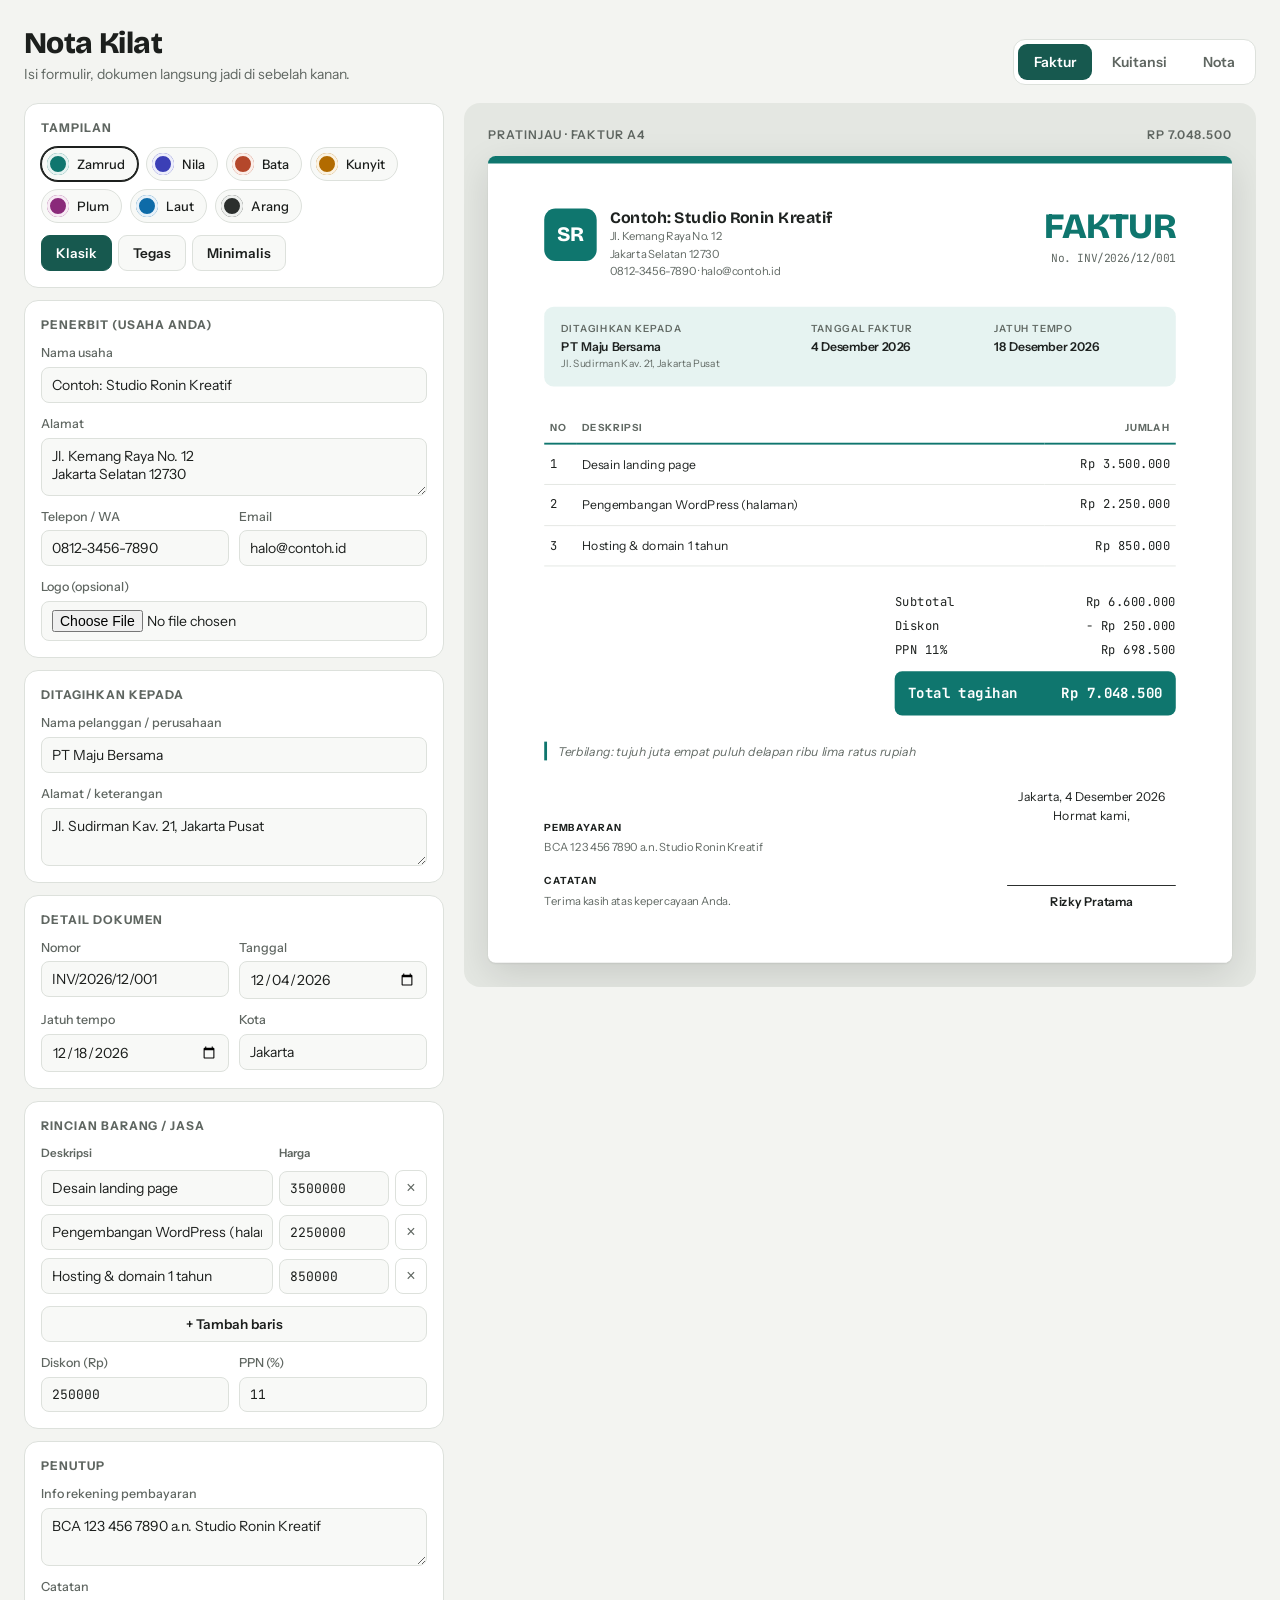
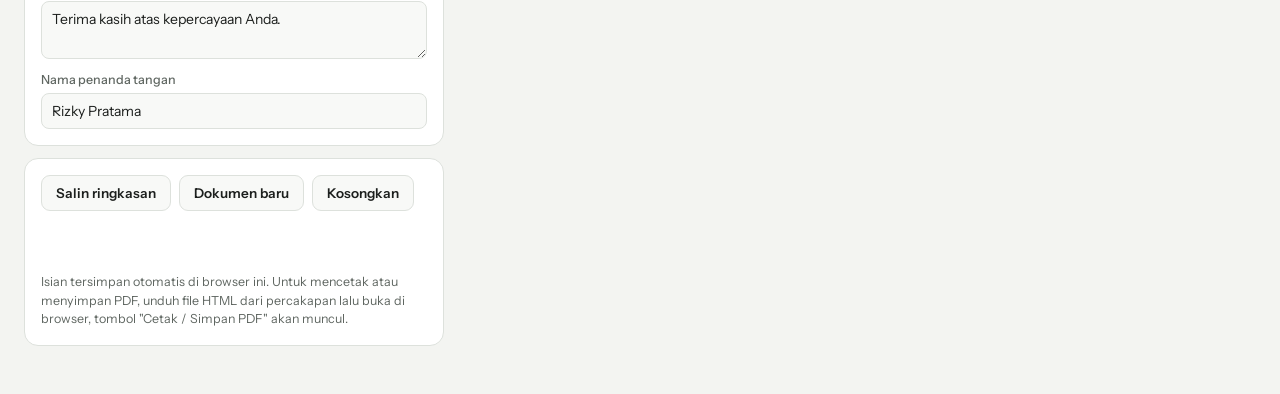
<file: nota-kilat.html>
<!DOCTYPE html>
<html lang="id">
<head>
  <meta charset="UTF-8">
  <meta name="viewport" content="width=device-width, initial-scale=1.0">
  <title>Nota Kilat</title>
  <link rel="preconnect" href="https://fonts.googleapis.com">
  <link rel="stylesheet" href="https://fonts.googleapis.com/css2?family=Bricolage+Grotesque:opsz,wght@12..96,500;12..96,700;12..96,800&family=Instrument+Sans:wght@400;500;600&family=JetBrains+Mono:wght@400;600&display=swap">
  <link rel="stylesheet" href="style.css">
</head>
<body>

<div class="wrap">
  <header class="top">
    <div class="brand">
      <h1>Nota Kilat</h1>
      <p>Isi formulir, dokumen langsung jadi di sebelah kanan.</p>
    </div>
    <div class="types" role="group" aria-label="Jenis dokumen">
      <button type="button" data-type="faktur" aria-pressed="true">Faktur</button>
      <button type="button" data-type="kuitansi" aria-pressed="false">Kuitansi</button>
      <button type="button" data-type="nota" aria-pressed="false">Nota</button>
    </div>
  </header>

  <div class="grid">
    <form class="form" id="f" autocomplete="off">
      <section class="card">
        <h2>Tampilan</h2>
        <div class="swatches" id="swatches"></div>
        <div class="styles" role="group" aria-label="Gaya dokumen" id="styles">
          <button type="button" class="btn" data-style="classic">Klasik</button>
          <button type="button" class="btn" data-style="bold">Tegas</button>
          <button type="button" class="btn" data-style="minimal">Minimalis</button>
        </div>
      </section>

      <section class="card">
        <h2>Penerbit (usaha Anda)</h2>
        <label>Nama usaha<input id="sName"></label>
        <label>Alamat<textarea id="sAddr" rows="2"></textarea></label>
        <div class="row">
          <label>Telepon / WA<input id="sPhone"></label>
          <label>Email<input id="sEmail" type="email"></label>
        </div>
        <label>Logo (opsional)<input id="sLogo" type="file" accept="image/*"></label>
      </section>

      <section class="card">
        <h2 id="buyerTitle">Ditagihkan kepada</h2>
        <label><span id="bNameLbl">Nama pelanggan</span><input id="bName"></label>
        <label data-for="faktur nota">Alamat / keterangan<textarea id="bAddr" rows="2"></textarea></label>
      </section>

      <section class="card">
        <h2>Detail dokumen</h2>
        <div class="row">
          <label>Nomor<input id="no"></label>
          <label>Tanggal<input id="date" type="date"></label>
        </div>
        <div class="row" data-for="faktur">
          <label>Jatuh tempo<input id="due" type="date"></label>
          <label>Kota<input id="city"></label>
        </div>
        <label data-for="kuitansi nota">Kota<input id="city2"></label>
      </section>

      <section class="card" data-for="faktur nota">
        <h2>Rincian barang / jasa</h2>
        <div class="items" id="items"></div>
        <button type="button" class="btn" id="addItem">+ Tambah baris</button>
        <div class="row">
          <label>Diskon (Rp)<input id="disc" type="number" min="0" step="1000"></label>
          <label data-for="faktur">PPN (%)<input id="tax" type="number" min="0" max="100" step="0.5"></label>
        </div>
      </section>

      <section class="card" data-for="kuitansi">
        <h2>Pembayaran</h2>
        <label>Jumlah uang (Rp)<input id="amount" type="number" min="0" step="1000"></label>
        <label>Untuk pembayaran<textarea id="purpose" rows="2"></textarea></label>
        <label>Metode<select id="method"><option>Tunai</option><option>Transfer bank</option><option>QRIS</option><option>Cek / Giro</option></select></label>
      </section>

      <section class="card">
        <h2>Penutup</h2>
        <label data-for="faktur">Info rekening pembayaran<textarea id="bank" rows="2"></textarea></label>
        <label>Catatan<textarea id="notes" rows="2"></textarea></label>
        <label>Nama penanda tangan<input id="signer"></label>
      </section>

      <section class="card">
        <div class="actions">
          <button type="button" class="btn primary" id="printBtn" hidden>Cetak / Simpan PDF</button>
          <button type="button" class="btn" id="copyBtn">Salin ringkasan</button>
          <button type="button" class="btn" id="nextBtn">Dokumen baru</button>
          <button type="button" class="btn" id="resetBtn">Kosongkan</button>
        </div>
        <p class="toast" id="toast" aria-live="polite"></p>
        <p class="hint" id="printHint">Isian tersimpan otomatis di browser ini. Untuk mencetak atau menyimpan PDF, unduh file HTML dari percakapan lalu buka di browser, tombol "Cetak / Simpan PDF" akan muncul.</p>
      </section>
    </form>

    <section class="desk" aria-label="Pratinjau dokumen">
      <div class="desk-bar"><span id="paperLabel">Pratinjau · A4</span><span class="num" id="totalLabel"></span></div>
      <div id="stageWrap"><div class="stage" id="stage"></div></div>
    </section>
  </div>
</div>

<script src="script.js"></script>
</body>
</html>
</file>
<file: style.css>
/* Layout: workbench — form column on the left, live paper preview on a desk surface on the right; stacks on phone */
:root{
  --bg:#F3F4F1; --panel:#FFFFFF; --fg:#1C1F1D; --muted:#5F6661; --line:#DDE1DC;
  --field:#F8F9F7; --ui:#17594F; --ui-ink:#FFFFFF; --desk:#E4E7E2;
  --font-display:"Bricolage Grotesque", "Segoe UI", system-ui, sans-serif;
  --font-body:"Instrument Sans", "Segoe UI", system-ui, sans-serif;
  --font-mono:"JetBrains Mono", ui-monospace, Menlo, Consolas, monospace;
  /* paper stays white in both themes: it is the printed document */
  --paper:#FFFFFF; --ink:#1E2220; --ink-soft:#626A65; --rule:#E3E6E2;
  --accent:#0F766E; --tint:#E6F3F1;
}
@media (prefers-color-scheme: dark){:root:not([data-theme="light"]){
  --bg:#141716; --panel:#1C201E; --fg:#E8ECE9; --muted:#9AA39D; --line:#2E3431;
  --field:#232826; --ui:#4FB7A6; --ui-ink:#0D1513; --desk:#0E1110; color-scheme:dark}}
:root[data-theme="dark"]{
  --bg:#141716; --panel:#1C201E; --fg:#E8ECE9; --muted:#9AA39D; --line:#2E3431;
  --field:#232826; --ui:#4FB7A6; --ui-ink:#0D1513; --desk:#0E1110; color-scheme:dark}

*{box-sizing:border-box}
[hidden]{display:none!important}
body{background:var(--bg);color:var(--fg);font-family:var(--font-body);font-size:14px;line-height:1.5}
.wrap{max-width:1360px;margin:0 auto;padding-block:20px 40px;padding-left:max(16px,env(safe-area-inset-left,0px));padding-right:max(16px,env(safe-area-inset-right,0px))}
header.top{display:flex;flex-wrap:wrap;align-items:flex-end;justify-content:space-between;gap:16px;margin-bottom:18px}
.brand h1{font-family:var(--font-display);font-weight:800;font-size:30px;letter-spacing:-.02em;margin:0;line-height:1}
.brand p{margin:6px 0 0;color:var(--muted)}
.types{display:flex;gap:4px;background:var(--panel);border:1px solid var(--line);border-radius:12px;padding:4px}
.types button{border:0;background:transparent;color:var(--muted);font:600 14px var(--font-body);padding:9px 16px;border-radius:9px;cursor:pointer}
.types button[aria-pressed="true"]{background:var(--ui);color:var(--ui-ink)}
.types button:focus-visible,.btn:focus-visible,.sw:focus-visible{outline:2px solid var(--ui);outline-offset:2px}

.grid{display:grid;grid-template-columns:minmax(0,420px) minmax(0,1fr);gap:20px;align-items:start}
@media (max-width:900px){.grid{grid-template-columns:minmax(0,1fr)}}

.form{display:flex;flex-direction:column;gap:12px;min-width:0}
.card{background:var(--panel);border:1px solid var(--line);border-radius:14px;padding:16px;display:flex;flex-direction:column;gap:12px}
.card h2{margin:0;font:700 12px var(--font-body);text-transform:uppercase;letter-spacing:.08em;color:var(--muted)}
.row{display:grid;grid-template-columns:1fr 1fr;gap:10px}
.row > *{min-width:0}
@media (max-width:420px){.row{grid-template-columns:1fr}}
label{display:flex;flex-direction:column;gap:4px;font-size:12.5px;font-weight:500;color:var(--muted)}
input,textarea,select{font:14px var(--font-body);color:var(--fg);background:var(--field);border:1px solid var(--line);border-radius:8px;padding:8px 10px;width:100%;min-width:0}
textarea{resize:vertical;min-height:58px}
input:focus,textarea:focus,select:focus{outline:2px solid var(--ui);outline-offset:-1px;border-color:transparent}
input[type="number"]{font-family:var(--font-mono);font-size:13px}

.swatches{display:flex;flex-wrap:wrap;gap:8px}
.sw{display:flex;align-items:center;gap:8px;border:1px solid var(--line);background:var(--field);color:var(--fg);border-radius:999px;padding:5px 12px 5px 5px;cursor:pointer;font:500 13px var(--font-body)}
.sw i{width:22px;height:22px;border-radius:50%;display:block;box-shadow:inset 0 0 0 3px var(--sw-tint)}
.sw[aria-pressed="true"]{border-color:var(--fg);box-shadow:0 0 0 1px var(--fg)}
.styles{display:flex;gap:6px;flex-wrap:wrap}

.items{display:flex;flex-direction:column;gap:8px}
.item{display:grid;grid-template-columns:minmax(0,1fr) 110px 32px;gap:6px;align-items:center}
.item-head{font-size:11.5px;color:var(--muted);font-weight:600}
.x{border:1px solid var(--line);background:transparent;color:var(--muted);border-radius:8px;height:36px;cursor:pointer;font-size:16px}
.x:hover{color:#C0392B;border-color:#C0392B}
.btn{border:1px solid var(--line);background:var(--field);color:var(--fg);font:600 13.5px var(--font-body);padding:9px 14px;border-radius:9px;cursor:pointer}
.btn.primary{background:var(--ui);color:var(--ui-ink);border-color:var(--ui)}
.btn:hover{filter:brightness(.97)}
.actions{display:flex;flex-wrap:wrap;gap:8px}
.hint{font-size:12.5px;color:var(--muted);margin:0}
.toast{font-size:12.5px;color:var(--ui);font-weight:600;min-height:1em}

.desk{background:var(--desk);border-radius:16px;padding:24px;position:sticky;top:env(safe-area-inset-top,0px);min-width:0;overflow:hidden}
@media (max-width:900px){.desk{position:static;padding:14px}}
.desk-bar{display:flex;justify-content:space-between;align-items:center;gap:10px;margin-bottom:14px;flex-wrap:wrap}
.desk-bar span{font:600 12px var(--font-body);text-transform:uppercase;letter-spacing:.08em;color:var(--muted)}
.stage{margin:0 auto;transform-origin:top left}

/* ---------- PAPER ---------- */
.paper{background:var(--paper);color:var(--ink);width:794px;min-height:1123px;padding:56px 60px;box-shadow:0 1px 2px rgba(0,0,0,.08),0 12px 40px rgba(0,0,0,.12);font-family:var(--font-body);font-size:13px;line-height:1.55;position:relative;display:flex;flex-direction:column;gap:28px;overflow:hidden;border-radius:8px}
.paper.size-auto{min-height:0!important}
.paper.size-full{min-height:1123px!important}

.paper.kuitansi{
  width:680px;min-height:0!important;padding:26px 30px;gap:16px;
  border:1.5px solid var(--rule);border-radius:10px;overflow:hidden;
}
.paper.kuitansi .doc-title h3{font-size:28px}
.paper.kuitansi .kw-body > div{padding:10px 0}
.paper.kuitansi .kw-amt{font-size:20px;padding:10px 18px}
.paper.kuitansi .sign .line{margin-top:48px}

.paper.nota{
  width:320px;min-height:0!important;padding:20px 18px;gap:14px;font-size:12px;
  border:1px dashed var(--rule);border-radius:6px;overflow:hidden;
}
.num{font-family:var(--font-mono);font-variant-numeric:tabular-nums}
.p-head{display:flex;justify-content:space-between;gap:24px;align-items:flex-start}
.seller{display:flex;gap:14px;align-items:flex-start;min-width:0}
.logo{width:56px;height:56px;border-radius:12px;object-fit:contain;flex:none}
.mono-logo{width:56px;height:56px;border-radius:12px;background:var(--accent);color:#fff;display:grid;place-items:center;font:800 22px var(--font-display);flex:none}
.seller b{font:700 17px var(--font-display);display:block;color:var(--ink)}
.seller small{color:var(--ink-soft);display:block;white-space:pre-line;font-size:12px}
.doc-title{text-align:right}
.doc-title h3{margin:0;font:800 38px/1 var(--font-display);letter-spacing:-.02em;color:var(--accent);text-transform:uppercase}
.doc-title .no{margin-top:6px;color:var(--ink-soft);font-size:12px}
.meta{display:grid;grid-template-columns:1.4fr 1fr 1fr;gap:20px;padding:16px 18px;background:var(--tint);border-radius:10px}
.meta .k{font-size:10.5px;text-transform:uppercase;letter-spacing:.09em;color:var(--ink-soft);font-weight:600}
.meta .v{font-weight:600;white-space:pre-line}
.meta .v small{display:block;font-weight:400;color:var(--ink-soft)}
table.lines{width:100%;border-collapse:collapse}
table.lines th{font-size:10.5px;text-transform:uppercase;letter-spacing:.09em;color:var(--ink-soft);text-align:left;padding:8px 6px;border-bottom:2px solid var(--accent)}
table.lines td{padding:11px 6px;border-bottom:1px solid var(--rule);vertical-align:top}
table.lines .r{text-align:right}
table.lines .c{text-align:center}
.totals{margin-left:auto;width:300px;display:flex;flex-direction:column;gap:6px}
.totals div{display:flex;justify-content:space-between;gap:12px}
.totals .grand{margin-top:6px;padding:12px 14px;background:var(--accent);color:#fff;border-radius:8px;font-weight:700;font-size:15px}
.words{font-style:italic;color:var(--ink-soft);border-left:3px solid var(--accent);padding-left:12px}
.foot{display:flex;justify-content:space-between;gap:24px;margin-top:auto;align-items:flex-end}
.foot .notes{max-width:400px;white-space:pre-line;color:var(--ink-soft);font-size:12px}
.foot .notes b{color:var(--ink);display:block;font-size:10.5px;text-transform:uppercase;letter-spacing:.09em;margin-bottom:4px}
.sign{text-align:center;min-width:180px}
.sign .line{margin-top:64px;border-top:1px solid var(--ink);padding-top:6px;font-weight:600}
.band{position:absolute;left:0;top:0;right:0;height:8px;background:var(--accent)}

/* style variants */
.paper.s-bold .p-head{background:var(--accent);color:#fff}
.paper:not(.kuitansi):not(.nota).s-bold .p-head{margin:-56px -60px 0;padding:40px 60px 28px}
.paper.kuitansi.s-bold .p-head{margin:-26px -30px 0;padding:22px 30px 18px}
.paper.nota.s-bold .p-head{margin:-20px -18px 0;padding:18px 18px 14px}
.paper.s-bold .p-head .seller b,.paper.s-bold .doc-title h3{color:#fff}
.paper.s-bold .p-head small,.paper.s-bold .doc-title .no{color:rgba(255,255,255,.88)}
.paper.s-bold .mono-logo{background:#fff;color:var(--accent)}
.paper.s-bold .band{display:none}
.paper.s-minimal .band{display:none}
.paper.s-minimal .meta{background:transparent;border-top:1px solid var(--rule);border-bottom:1px solid var(--rule);border-radius:0;padding-inline:0}
.paper.s-minimal .doc-title h3{color:var(--ink)}
.paper.s-minimal .totals .grand{background:transparent;color:var(--accent);border-top:2px solid var(--accent);border-radius:0;padding-inline:0}

/* kuitansi */
.kw-body{display:grid;grid-template-columns:170px 1fr;gap:0;border-top:1px solid var(--rule)}
.kw-body > div{padding:14px 0;border-bottom:1px solid var(--rule)}
.kw-body .k{color:var(--ink-soft);font-weight:500}
.kw-body .v{font-weight:600}
.kw-body .v.say{font-style:italic;background:var(--tint);padding:10px 14px;border-radius:8px;font-weight:600;text-transform:capitalize}
.kw-amt{display:inline-flex;align-items:baseline;gap:8px;padding:14px 22px;border:2px solid var(--accent);border-radius:10px;color:var(--accent);font:700 24px var(--font-mono)}
.kw-amt span{font:600 12px var(--font-body);color:var(--ink-soft)}
.stamp{width:78px;height:46px;border:1px dashed var(--ink-soft);display:grid;place-items:center;font-size:9.5px;color:var(--ink-soft);margin:14px auto -40px;text-transform:uppercase;letter-spacing:.06em}

/* nota */
.paper.nota .p-head{flex-direction:column;align-items:center;text-align:center;gap:8px}
.paper.nota .seller{flex-direction:column;align-items:center}
.paper.nota .doc-title{text-align:center}
.paper.nota .doc-title h3{font-size:24px}
.nota-meta{display:flex;justify-content:space-between;gap:10px;font-size:11.5px;color:var(--ink-soft);border-top:1px dashed var(--rule);border-bottom:1px dashed var(--rule);padding:8px 0}
.nota-line{display:flex;flex-direction:column;padding:6px 0;border-bottom:1px dotted var(--rule)}
.nota-line .d{font-weight:600}
.nota-line .q{display:flex;justify-content:space-between;color:var(--ink-soft)}
.paper.nota .totals{width:100%}
.paper.nota .foot{flex-direction:column;align-items:center;text-align:center}
.paper.nota .sign .line{margin-top:46px}

/* ---------- MOBILE ---------- */
/* Mobile tab switcher (form/preview toggle) */
.mobile-tabs{display:none;gap:4px;background:var(--panel);border:1px solid var(--line);border-radius:12px;padding:4px;margin-bottom:12px}
.mobile-tabs button{flex:1;border:0;background:transparent;color:var(--muted);font:600 14px var(--font-body);padding:10px 12px;border-radius:9px;cursor:pointer}
.mobile-tabs button.active{background:var(--ui);color:var(--ui-ink)}

@media (max-width:900px){
  .mobile-tabs{display:flex}
  .grid{grid-template-columns:1fr}
  .grid .form,.grid .desk{display:none}
  .grid .form.mobile-visible,.grid .desk.mobile-visible{display:flex}
  .grid .desk.mobile-visible{display:block}
  .desk{border-radius:12px;padding:12px}
}

@media (max-width:600px){
  body{font-size:13px}
  .wrap{padding-block:12px 24px}
  .brand h1{font-size:22px}
  .brand p{font-size:12.5px}
  header.top{gap:10px;margin-bottom:12px}
  .types button{padding:8px 12px;font-size:13px}
  .card{padding:14px;gap:10px;border-radius:12px}
  .card h2{font-size:11px}
  input,textarea,select{font-size:13px;padding:8px}
  .btn{padding:8px 12px;font-size:13px}
  .swatches{gap:6px}
  .sw{padding:4px 10px 4px 4px;font-size:12px;gap:6px}
  .sw i{width:18px;height:18px}
  .item{grid-template-columns:minmax(0,1fr) 90px 30px;gap:4px}
  .actions{gap:6px}
  .actions .btn{flex:1;text-align:center}
  .desk-bar span{font-size:11px}

  /* Paper scale adjustments for mobile preview */
  .paper{font-size:11px;padding:32px 28px;gap:20px}
  .paper .p-head{gap:12px}
  .paper .seller b{font-size:14px}
  .paper .doc-title h3{font-size:28px}
  .paper .meta{grid-template-columns:1fr;gap:10px;padding:12px 14px}
  .paper .totals{width:100%}
  .paper .foot{flex-direction:column;gap:16px;align-items:stretch}
  .paper .sign{margin-top:10px}
  .paper:not(.kuitansi):not(.nota).s-bold .p-head{margin:-32px -28px 0;padding:28px 28px 22px}
  .paper.kuitansi.s-bold .p-head{margin:-26px -30px 0;padding:20px 24px 16px}
  .paper.nota.s-bold .p-head{margin:-20px -18px 0;padding:16px 16px 12px}

  .kw-body{grid-template-columns:1fr;gap:0}
  .kw-amt{font-size:18px;padding:10px 16px}
}

@media (max-width:380px){
  .types{flex-wrap:wrap}
  .types button{flex:1;text-align:center;padding:8px 8px;font-size:12px}
  .row{grid-template-columns:1fr}
  .mobile-tabs button{font-size:13px;padding:9px 8px}
}

.btn.btn-sm{padding:6px 12px;font-size:12.5px;border-radius:7px}

/* ---------- REKAP & RIWAYAT ---------- */
.history-card{margin-top:24px}
.history-head{display:flex;justify-content:space-between;align-items:center;flex-wrap:wrap;gap:12px;border-bottom:1px solid var(--line);padding-bottom:12px}
.history-actions{display:flex;gap:8px;flex-wrap:wrap}

.sheets-box{background:var(--field);border:1px solid var(--line);border-radius:10px;padding:12px 14px;margin-top:12px;display:flex;flex-direction:column;gap:10px}
.sheets-top{display:flex;justify-content:space-between;align-items:center;flex-wrap:wrap;gap:8px}
.sheets-input-row{display:flex;gap:8px;align-items:center;flex-wrap:wrap}
.sheets-input-row input{flex:1;min-width:240px}
.sheets-help{background:var(--panel);border:1px solid var(--line);border-radius:8px;padding:12px 16px;font-size:12.5px;color:var(--fg)}

.stats-row{display:grid;grid-template-columns:repeat(auto-fit,minmax(140px,1fr));gap:10px;margin-top:4px}
.stat-box{background:var(--field);border:1px solid var(--line);border-radius:10px;padding:12px 14px;display:flex;flex-direction:column;gap:4px}
.stat-num{font:700 18px var(--font-mono);color:var(--ui)}
.stat-lbl{font-size:11.5px;color:var(--muted);font-weight:500}
.history-filter{display:flex;gap:6px;flex-wrap:wrap;margin-top:8px}
.history-filter .btn.active{background:var(--ui);color:var(--ui-ink);border-color:var(--ui)}
.table-wrap{overflow-x:auto;border:1px solid var(--line);border-radius:10px;background:var(--panel);margin-top:8px}
.history-table{width:100%;border-collapse:collapse;font-size:12.5px;min-width:620px}
.history-table th{background:var(--field);padding:10px 12px;font-size:11px;text-transform:uppercase;letter-spacing:.06em;color:var(--muted);text-align:left;border-bottom:1px solid var(--line);font-weight:600}
.history-table td{padding:10px 12px;border-bottom:1px solid var(--line);color:var(--fg)}
.history-table tr:last-child td{border-bottom:none}
.history-table tr:hover td{background:rgba(0,0,0,.02)}
.badge{display:inline-block;padding:2px 8px;border-radius:999px;font:600 11px var(--font-body);text-transform:uppercase}
.badge-kuitansi{background:#E0F2FE;color:#0369A1}
.badge-nota{background:#FEF3C7;color:#B45309}
.badge-faktur{background:#DCFCE7;color:#15803D}
.action-cell{display:flex;gap:6px;justify-content:center}
.action-cell button{border:1px solid var(--line);background:var(--field);padding:4px 8px;border-radius:6px;font-size:11.5px;cursor:pointer}
.action-cell button:hover{background:var(--line)}
.action-cell .btn-del:hover{color:#C0392B;border-color:#C0392B}

@media print{
  @page{margin:6mm 0;size:auto}
  html,body{background:#fff!important;color:#000!important;padding:0!important;margin:0!important;width:100%!important}
  .wrap > header,.form,.desk-bar,.mobile-tabs,.actions,.toast,.hint,.history-card{display:none!important}
  .wrap,.grid,.grid .desk,.desk,#stageWrap,.stage{
    display:block!important;padding:0!important;margin:0!important;
    background:#fff!important;border:none!important;border-radius:0!important;
    transform:none!important;width:auto!important;height:auto!important;
    max-width:none!important;overflow:visible!important
  }
  .paper{box-shadow:none!important;margin:0 auto!important}
  
  /* Kuitansi Kompak / Pas Sesuai Kebutuhan */
  .paper.kuitansi{
    width:180mm!important;max-width:100%!important;min-height:0!important;height:auto!important;
    padding:16px 20px!important;margin:4mm auto!important;
    border:1.5px solid #aaa!important;border-radius:6px!important;
    page-break-inside:avoid!important
  }
  .paper.kuitansi.s-bold .p-head{margin:-16px -20px 0!important;padding:14px 20px 12px!important}
  
  /* Nota Struk 80mm */
  .paper.nota{
    width:80mm!important;max-width:100%!important;min-height:0!important;height:auto!important;
    padding:10px 8px!important;margin:0 auto!important;
    border:1px dashed #aaa!important;
    page-break-inside:avoid!important
  }
  .paper.nota.s-bold .p-head{margin:-10px -8px 0!important;padding:8px 8px 6px!important}
  
  /* Faktur */
  .paper:not(.kuitansi):not(.nota){
    width:100%!important;max-width:200mm!important;padding:36px 40px!important
  }
  .paper.size-auto{min-height:0!important;height:auto!important}
  .paper.size-full{min-height:275mm!important}

  *{-webkit-print-color-adjust:exact!important;print-color-adjust:exact!important}
}
@media (prefers-reduced-motion:no-preference){.btn,.sw,.types button{transition:background .15s,color .15s,box-shadow .15s}}
</file>
